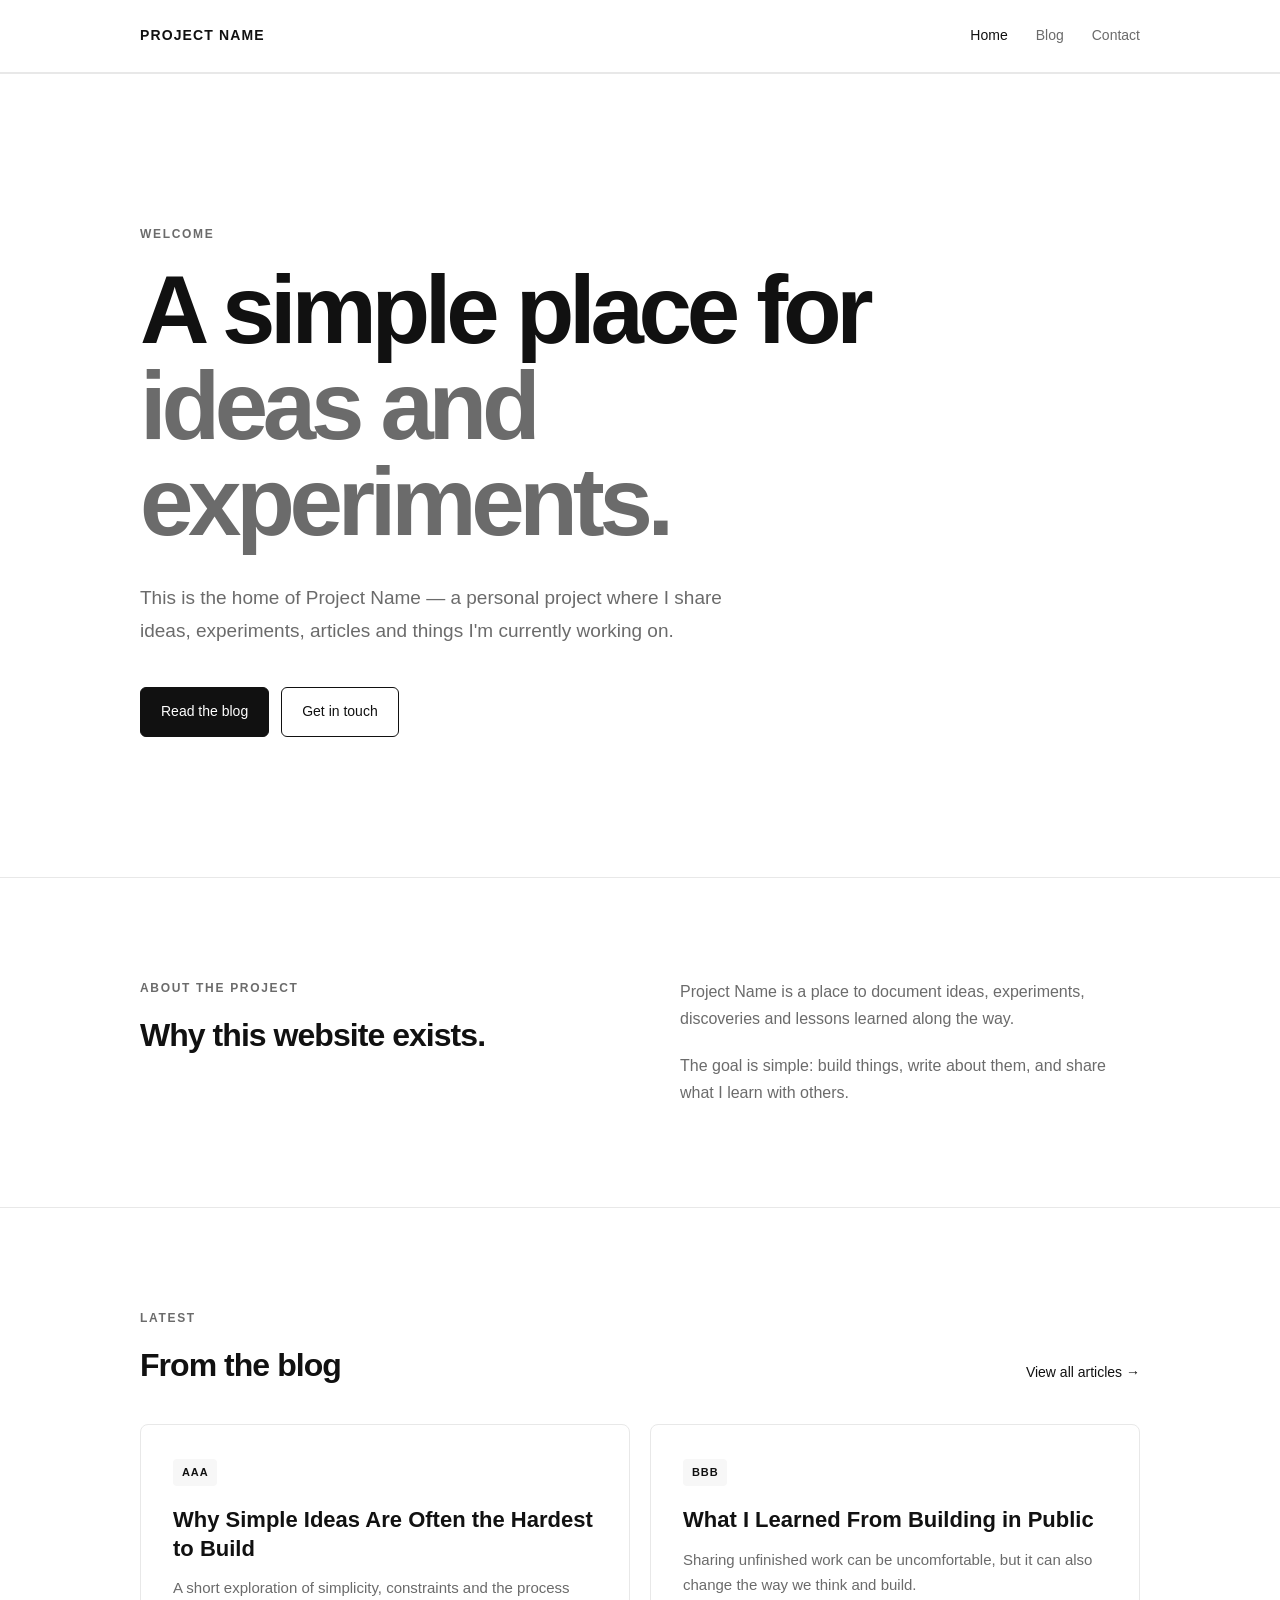
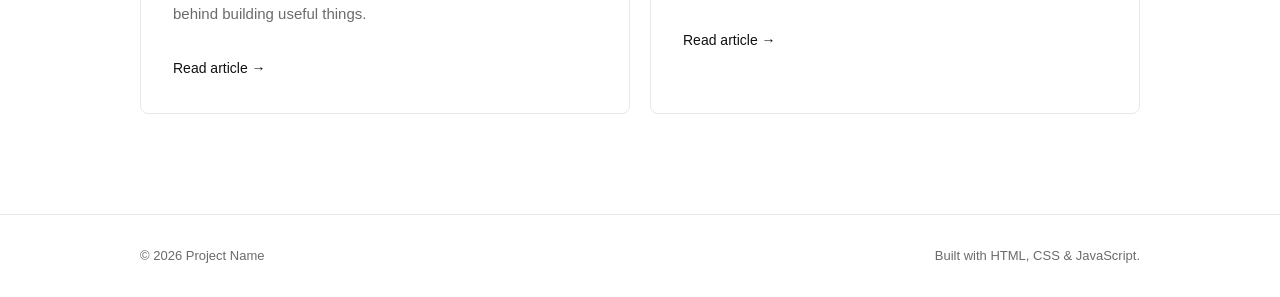
<file: index.html>
<!DOCTYPE html>
<html lang="en">
<head>
  <meta charset="UTF-8">
  <meta name="viewport" content="width=device-width, initial-scale=1.0">

  <title>Project Name — Home</title>
  <meta
    name="description"
    content="A simple project website sharing ideas, articles and updates."
  >

  <link rel="stylesheet" href="style.css">
</head>

<body>

  <header class="site-header">
    <div class="container nav">

      <a href="index.html" class="logo">PROJECT NAME</a>

      <nav>
        <a href="index.html" class="active">Home</a>
        <a href="blog.html">Blog</a>
        <a href="contact.html">Contact</a>
      </nav>

    </div>
  </header>


  <main>

    <section class="hero">
      <div class="container">

        <p class="eyebrow">WELCOME</p>

        <h1>
          A simple place for
          <span>ideas and experiments.</span>
        </h1>

        <p class="hero-text">
          This is the home of Project Name — a personal project
          where I share ideas, experiments, articles and things
          I'm currently working on.
        </p>

        <div class="hero-actions">
          <a href="blog.html" class="button button-dark">
            Read the blog
          </a>

          <a href="contact.html" class="button button-light">
            Get in touch
          </a>
        </div>

      </div>
    </section>


    <section class="intro">
      <div class="container two-column">

        <div>
          <p class="eyebrow">ABOUT THE PROJECT</p>
          <h2>Why this website exists.</h2>
        </div>

        <div class="text-block">
          <p>
            Project Name is a place to document ideas, experiments,
            discoveries and lessons learned along the way.
          </p>

          <p>
            The goal is simple: build things, write about them,
            and share what I learn with others.
          </p>
        </div>

      </div>
    </section>


    <section class="featured">
      <div class="container">

        <div class="section-heading">
          <div>
            <p class="eyebrow">LATEST</p>
            <h2>From the blog</h2>
          </div>

          <a href="blog.html" class="text-link">
            View all articles →
          </a>
        </div>


        <div class="cards">

          <article class="card">
            <span class="tag">AAA</span>

            <h3>
              Why Simple Ideas Are Often the Hardest to Build
            </h3>

            <p>
              A short exploration of simplicity, constraints
              and the process behind building useful things.
            </p>

            <a href="blog.html" class="text-link">
              Read article →
            </a>
          </article>


          <article class="card">
            <span class="tag">BBB</span>

            <h3>
              What I Learned From Building in Public
            </h3>

            <p>
              Sharing unfinished work can be uncomfortable,
              but it can also change the way we think and build.
            </p>

            <a href="blog.html" class="text-link">
              Read article →
            </a>
          </article>

        </div>

      </div>
    </section>

  </main>


  <footer>
    <div class="container footer-inner">
      <span>© 2026 Project Name</span>
      <span>Built with HTML, CSS & JavaScript.</span>
    </div>
  </footer>


  <script src="script.js"></script>
</body>
</html>
</file>
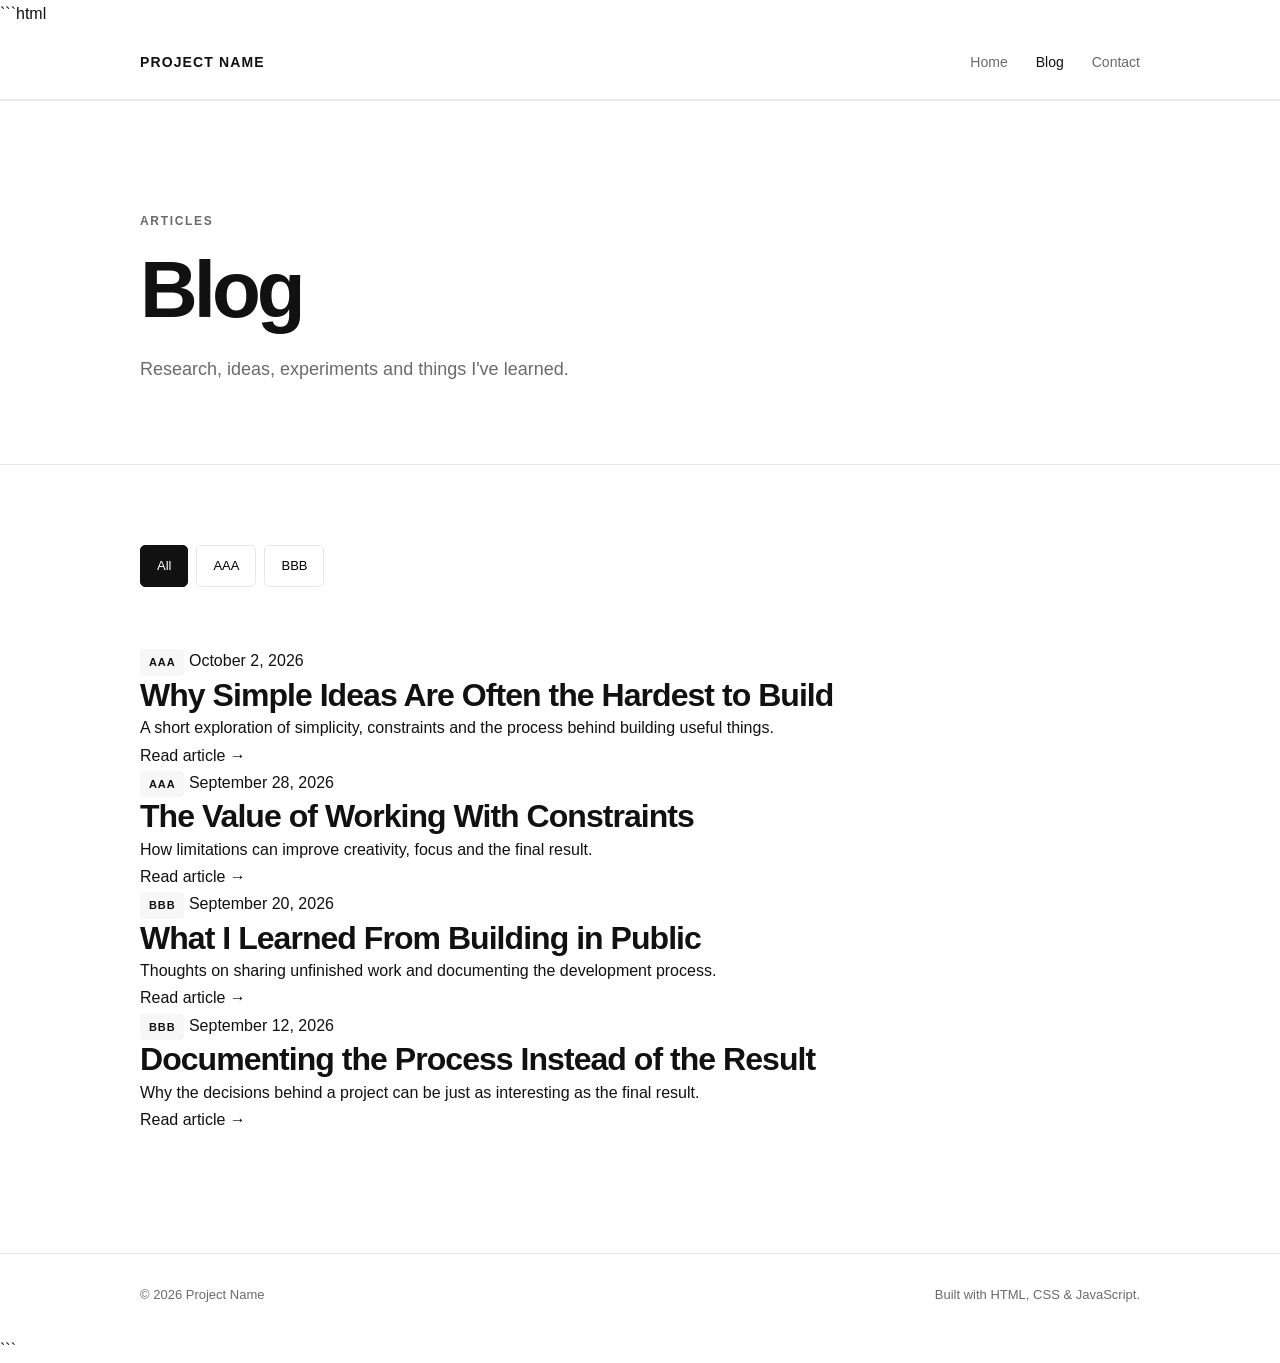
<file: blog.html>
```html
<!DOCTYPE html>
<html lang="en">
<head>
  <meta charset="UTF-8">
  <meta name="viewport" content="width=device-width, initial-scale=1.0">

  <title>Blog — Project Name</title>
  <meta
    name="description"
    content="Articles, research and ideas from Project Name."
  >

  <link rel="stylesheet" href="style.css">
</head>

<body>

  <header class="site-header">
    <div class="container nav">

      <a href="index.html" class="logo">PROJECT NAME</a>

      <nav>
        <a href="index.html">Home</a>
        <a href="blog.html" class="active">Blog</a>
        <a href="contact.html">Contact</a>
      </nav>

    </div>
  </header>


  <main>

    <section class="page-header">
      <div class="container">

        <p class="eyebrow">ARTICLES</p>

        <h1>Blog</h1>

        <p>
          Research, ideas, experiments and things I've learned.
        </p>

      </div>
    </section>


    <section class="blog-section">
      <div class="container">

        <!-- FILTERS -->

        <div class="filters">

          <button class="filter active" data-filter="all">
            All
          </button>

          <button class="filter" data-filter="AAA">
            AAA
          </button>

          <button class="filter" data-filter="BBB">
            BBB
          </button>

        </div>


        <!-- ARTICLE LIST -->

        <div class="article-list">


          <a
            href="blog/simple-ideas.html"
            class="article-preview"
            data-category="AAA"
          >

            <div class="article-preview-meta">
              <span class="tag">AAA</span>
              <span>October 2, 2026</span>
            </div>

            <h2>
              Why Simple Ideas Are Often the Hardest to Build
            </h2>

            <p>
              A short exploration of simplicity, constraints
              and the process behind building useful things.
            </p>

            <span class="read-more">
              Read article →
            </span>

          </a>


          <a
            href="blog/constraints.html"
            class="article-preview"
            data-category="AAA"
          >

            <div class="article-preview-meta">
              <span class="tag">AAA</span>
              <span>September 28, 2026</span>
            </div>

            <h2>
              The Value of Working With Constraints
            </h2>

            <p>
              How limitations can improve creativity, focus
              and the final result.
            </p>

            <span class="read-more">
              Read article →
            </span>

          </a>


          <a
            href="blog/building-in-public.html"
            class="article-preview"
            data-category="BBB"
          >

            <div class="article-preview-meta">
              <span class="tag">BBB</span>
              <span>September 20, 2026</span>
            </div>

            <h2>
              What I Learned From Building in Public
            </h2>

            <p>
              Thoughts on sharing unfinished work and
              documenting the development process.
            </p>

            <span class="read-more">
              Read article →
            </span>

          </a>


          <a
            href="blog/documenting-process.html"
            class="article-preview"
            data-category="BBB"
          >

            <div class="article-preview-meta">
              <span class="tag">BBB</span>
              <span>September 12, 2026</span>
            </div>

            <h2>
              Documenting the Process Instead of the Result
            </h2>

            <p>
              Why the decisions behind a project can be
              just as interesting as the final result.
            </p>

            <span class="read-more">
              Read article →
            </span>

          </a>


        </div>

      </div>
    </section>

  </main>


  <footer>
    <div class="container footer-inner">
      <span>© 2026 Project Name</span>
      <span>Built with HTML, CSS & JavaScript.</span>
    </div>
  </footer>


  <script src="script.js"></script>

</body>
</html>
```
</file>
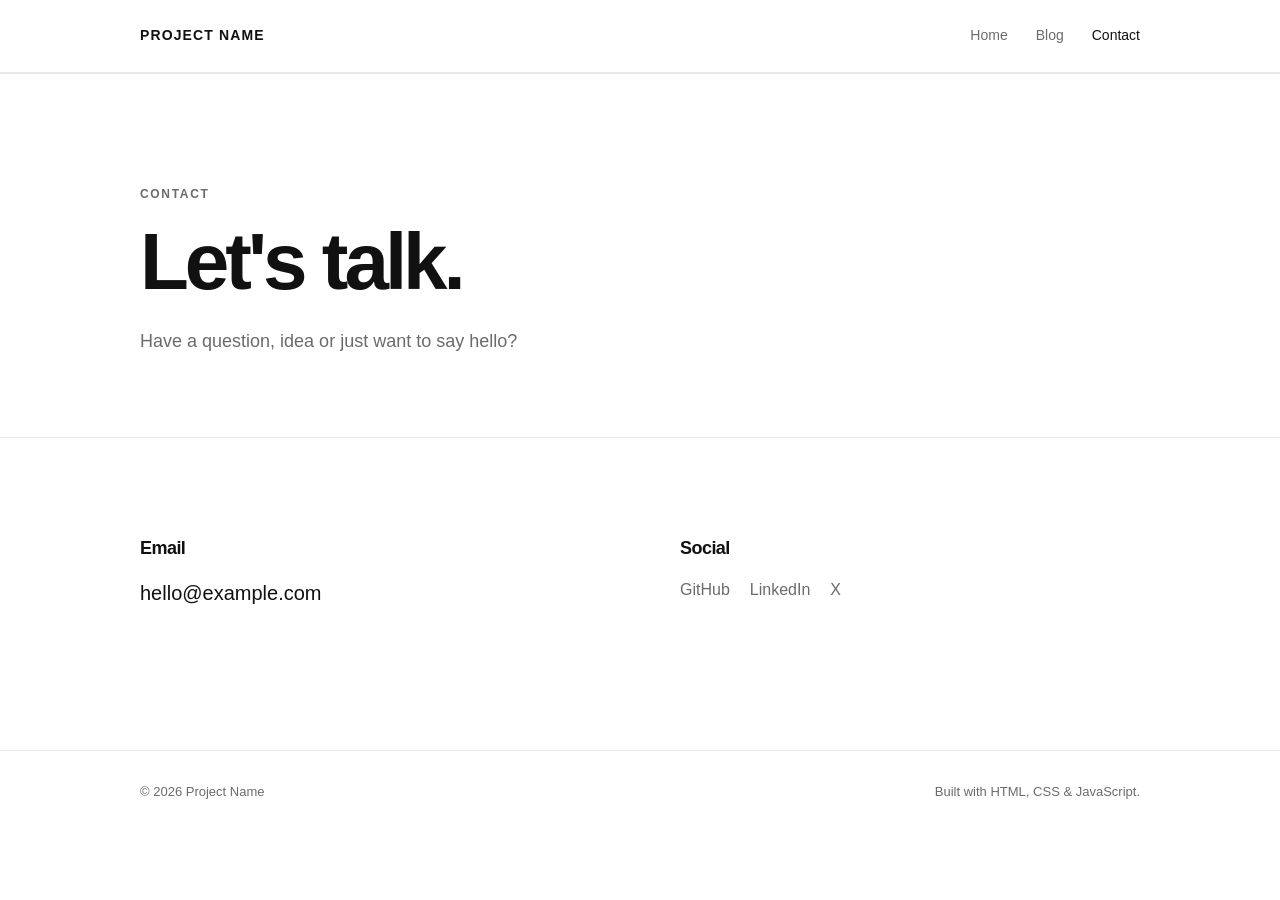
<file: contact.html>
<!DOCTYPE html>
<html lang="en">
<head>
  <meta charset="UTF-8">
  <meta name="viewport" content="width=device-width, initial-scale=1.0">

  <title>Contact — Project Name</title>
  <meta
    name="description"
    content="Get in touch with Project Name."
  >

  <link rel="stylesheet" href="style.css">
</head>

<body>

  <header class="site-header">
    <div class="container nav">

      <a href="index.html" class="logo">PROJECT NAME</a>

      <nav>
        <a href="index.html">Home</a>
        <a href="blog.html">Blog</a>
        <a href="contact.html" class="active">Contact</a>
      </nav>

    </div>
  </header>


  <main>

    <section class="page-header">
      <div class="container">

        <p class="eyebrow">CONTACT</p>

        <h1>Let's talk.</h1>

        <p>
          Have a question, idea or just want to say hello?
        </p>

      </div>
    </section>


    <section class="contact-section">
      <div class="container contact-content">

        <div>
          <h2>Email</h2>

          <a
            href="mailto:hello@example.com"
            class="contact-link"
          >
            hello@example.com
          </a>
        </div>


        <div>
          <h2>Social</h2>

          <div class="social-links">
            <a href="#">GitHub</a>
            <a href="#">LinkedIn</a>
            <a href="#">X</a>
          </div>
        </div>

      </div>
    </section>

  </main>


  <footer>
    <div class="container footer-inner">
      <span>© 2026 Project Name</span>
      <span>Built with HTML, CSS & JavaScript.</span>
    </div>
  </footer>


  <script src="script.js"></script>
</body>
</html>
</file>
<file: style.css>
:root {
  --background: #ffffff;
  --text: #111111;
  --muted: #6b6b6b;
  --border: #e8e8e8;
  --soft: #f7f7f7;

  --max-width: 1000px;
}


* {
  box-sizing: border-box;
  margin: 0;
  padding: 0;
}


html {
  scroll-behavior: smooth;
}


body {
  font-family:
    -apple-system,
    BlinkMacSystemFont,
    "Segoe UI",
    Roboto,
    Helvetica,
    Arial,
    sans-serif;

  background: var(--background);
  color: var(--text);

  line-height: 1.7;
}


a {
  color: inherit;
  text-decoration: none;
}


.container {
  width: min(90%, var(--max-width));
  margin: 0 auto;
}


/* =========================
   HEADER
========================= */


.site-header {
  border-bottom: 1px solid var(--border);
}


.nav {
  height: 72px;

  display: flex;
  align-items: center;
  justify-content: space-between;
}


.logo {
  font-size: 14px;
  font-weight: 700;
  letter-spacing: 0.08em;
}


nav {
  display: flex;
  gap: 28px;
}


nav a {
  color: var(--muted);
  font-size: 14px;
}


nav a:hover,
nav a.active {
  color: var(--text);
}


/* =========================
   HERO
========================= */


.hero {
  padding: 150px 0 140px;
}


.eyebrow {
  margin-bottom: 18px;

  font-size: 12px;
  font-weight: 700;
  letter-spacing: 0.14em;

  color: var(--muted);
}


.hero h1 {
  max-width: 850px;

  font-size: clamp(3rem, 8vw, 6rem);
  line-height: 1;
  letter-spacing: -0.055em;
}


.hero h1 span {
  display: block;
  color: var(--muted);
}


.hero-text {
  max-width: 620px;

  margin-top: 32px;

  font-size: 19px;
  color: var(--muted);
}


.hero-actions {
  display: flex;
  gap: 12px;

  margin-top: 40px;
}


.button {
  display: inline-block;

  padding: 12px 20px;

  border: 1px solid var(--text);
  border-radius: 6px;

  font-size: 14px;

  transition: 0.2s ease;
}


.button-dark {
  background: var(--text);
  color: white;
}


.button-dark:hover {
  opacity: 0.8;
}


.button-light:hover {
  background: var(--soft);
}


/* =========================
   SECTIONS
========================= */


section {
  border-top: 1px solid var(--border);
}


.intro {
  padding: 100px 0;
}


.two-column {
  display: grid;

  grid-template-columns: 1fr 1fr;

  gap: 80px;
}


h2 {
  font-size: 32px;
  line-height: 1.2;
  letter-spacing: -0.03em;
}


.text-block {
  color: var(--muted);
}


.text-block p + p {
  margin-top: 20px;
}


/* =========================
   FEATURED
========================= */


.featured {
  padding: 100px 0;
}


.section-heading {
  display: flex;

  align-items: end;
  justify-content: space-between;

  margin-bottom: 40px;
}


.text-link {
  font-size: 14px;
  font-weight: 500;
}


.text-link:hover {
  text-decoration: underline;
}


.cards {
  display: grid;

  grid-template-columns: repeat(2, 1fr);

  gap: 20px;
}


.card {
  padding: 32px;

  border: 1px solid var(--border);
  border-radius: 8px;

  transition: border-color 0.2s ease;
}


.card:hover {
  border-color: #999;
}


.card h3 {
  margin: 20px 0 12px;

  font-size: 22px;
  line-height: 1.3;
}


.card p {
  margin-bottom: 28px;

  color: var(--muted);
  font-size: 15px;
}


.tag {
  display: inline-block;

  padding: 4px 9px;

  background: var(--soft);

  border-radius: 4px;

  font-size: 11px;
  font-weight: 700;
  letter-spacing: 0.08em;
}


/* =========================
   PAGE HEADER
========================= */


.page-header {
  padding: 110px 0 80px;
}


.page-header h1 {
  font-size: clamp(3rem, 8vw, 5rem);

  line-height: 1;
  letter-spacing: -0.05em;
}


.page-header > div > p:last-child {
  margin-top: 24px;

  color: var(--muted);
  font-size: 18px;
}


/* =========================
   BLOG
========================= */


.blog-section {
  padding: 80px 0 120px;
}


.filters {
  display: flex;
  gap: 8px;

  margin-bottom: 60px;
}


.filter {
  padding: 9px 16px;

  border: 1px solid var(--border);
  border-radius: 5px;

  background: white;

  font: inherit;
  font-size: 13px;

  cursor: pointer;
}


.filter:hover {
  border-color: #999;
}


.filter.active {
  background: var(--text);
  color: white;

  border-color: var(--text);
}


.articles {
  display: grid;
  gap: 80px;
}


.article {
  max-width: 760px;
}


.article-meta {
  display: flex;
  align-items: center;
  gap: 14px;

  margin-bottom: 20px;

  color: var(--muted);
  font-size: 13px;
}


.article h2 {
  margin-bottom: 28px;

  font-size: clamp(2rem, 5vw, 3rem);
}


.article p {
  margin-bottom: 20px;

  color: #4d4d4d;
}


.article strong {
  color: var(--text);
}


.article.hidden {
  display: none;
}


/* =========================
   CONTACT
========================= */


.contact-section {
  padding: 100px 0 140px;
}


.contact-content {
  display: grid;

  grid-template-columns: 1fr 1fr;

  gap: 80px;
}


.contact-content h2 {
  margin-bottom: 16px;

  font-size: 18px;
}


.contact-link {
  font-size: 20px;
}


.social-links {
  display: flex;
  gap: 20px;

  color: var(--muted);
}


.social-links a:hover {
  color: var(--text);
  text-decoration: underline;
}


/* =========================
   FOOTER
========================= */


footer {
  border-top: 1px solid var(--border);

  padding: 30px 0;

  color: var(--muted);

  font-size: 13px;
}


.footer-inner {
  display: flex;
  justify-content: space-between;
  gap: 20px;
}


/* =========================
   MOBILE
========================= */


@media (max-width: 700px) {

  .nav {
    height: auto;

    padding: 22px 0;

    align-items: flex-start;

    gap: 20px;
  }


  nav {
    gap: 14px;
  }


  .hero {
    padding: 90px 0 100px;
  }


  .hero-actions {
    flex-direction: column;

    align-items: flex-start;
  }


  .two-column,
  .cards,
  .contact-content {
    grid-template-columns: 1fr;

    gap: 40px;
  }


  .section-heading {
    align-items: flex-start;

    flex-direction: column;

    gap: 20px;
  }


  .featured,
  .intro,
  .blog-section,
  .contact-section {
    padding: 70px 0;
  }


  .footer-inner {
    flex-direction: column;
  }

}

filters.forEach((filter) => {

```css
```css
/* =========================
   ARTICLE PAGE
========================= */

.article-header {
  padding: 150px 0 110px;
  border-bottom: 1px solid var(--border);
}


.article-container {
  max-width: 760px;
}


/* Article header */

.article-header .article-container {
  padding-left: 20px;
  padding-right: 20px;
}


.article-meta {
  display: flex;
  align-items: center;
  gap: 16px;

  margin-bottom: 32px;

  color: var(--muted);
  font-size: 13px;
}


.article-header h1 {
  max-width: 760px;

  margin: 0;

  font-size: clamp(3rem, 7vw, 5.2rem);
  line-height: 1.02;

  letter-spacing: -0.055em;
}


.article-intro {
  max-width: 650px;

  margin-top: 38px;

  color: var(--muted);

  font-size: 20px;
  line-height: 1.75;
}


/* =========================
   ARTICLE CONTENT
========================= */

.full-article {
  padding: 120px 0 140px;
}


.full-article .article-container {
  padding-left: 20px;
  padding-right: 20px;
}


.full-article p {
  margin-bottom: 34px;

  color: #444;

  font-size: 18px;
  line-height: 1.9;
}


.full-article h2 {
  margin: 90px 0 32px;

  font-size: 32px;
  line-height: 1.2;

  letter-spacing: -0.03em;
}


.full-article h2:first-child {
  margin-top: 0;
}


/* =========================
   WEBSITE SCREENSHOT
========================= */

.website-screenshot {
  margin: 90px 0 100px;
}


.website-screenshot img {
  display: block;

  width: 100%;
  height: auto;

  border: 1px solid var(--border);
  border-radius: 10px;
}


.website-screenshot figcaption {
  margin-top: 16px;

  color: var(--muted);

  font-size: 13px;
  line-height: 1.5;
}


/* =========================
   TRUST SCORE
========================= */

.trust-section {
  padding: 120px 0;

  background: var(--soft);

  border-top: 1px solid var(--border);
}


.trust-container {
  max-width: 760px;

  padding-left: 20px;
  padding-right: 20px;
}


.trust-header {
  display: flex;

  align-items: end;
  justify-content: space-between;

  margin-bottom: 42px;
}


.trust-header h2 {
  margin: 0;

  font-size: 32px;
  line-height: 1.2;
}


.trust-number {
  font-size: 48px;

  font-weight: 700;

  line-height: 1;

  letter-spacing: -0.05em;
}


.trust-bar {
  width: 100%;
  height: 12px;

  overflow: hidden;

  background: #e2e2e2;

  border-radius: 20px;
}


.trust-progress {
  width: 0%;
  height: 100%;

  background: #111;

  border-radius: 20px;

  transition: width 0.8s ease;
}


.trust-description {
  max-width: 620px;

  margin-top: 28px;

  color: var(--muted);

  font-size: 14px;
  line-height: 1.7;
}


.trust-scale {
  display: flex;

  justify-content: space-between;

  margin-top: 12px;

  color: var(--muted);

  font-size: 11px;
}


/* =========================
   MOBILE
========================= */

@media (max-width: 700px) {

  .article-header {
    padding: 100px 0 80px;
  }


  .article-header h1 {
    font-size: clamp(2.6rem, 12vw, 4rem);
  }


  .article-intro {
    margin-top: 28px;

    font-size: 18px;
    line-height: 1.7;
  }


  .full-article {
    padding: 80px 0 100px;
  }


  .full-article p {
    font-size: 17px;
    line-height: 1.85;

    margin-bottom: 30px;
  }


  .full-article h2 {
    margin-top: 70px;

    font-size: 28px;
  }


  .website-screenshot {
    margin: 70px 0 80px;
  }


  .trust-section {
    padding: 80px 0;
  }


  .trust-header {
    align-items: flex-start;

    gap: 30px;
  }


  .trust-number {
    font-size: 38px;
  }

}
```
</file>
